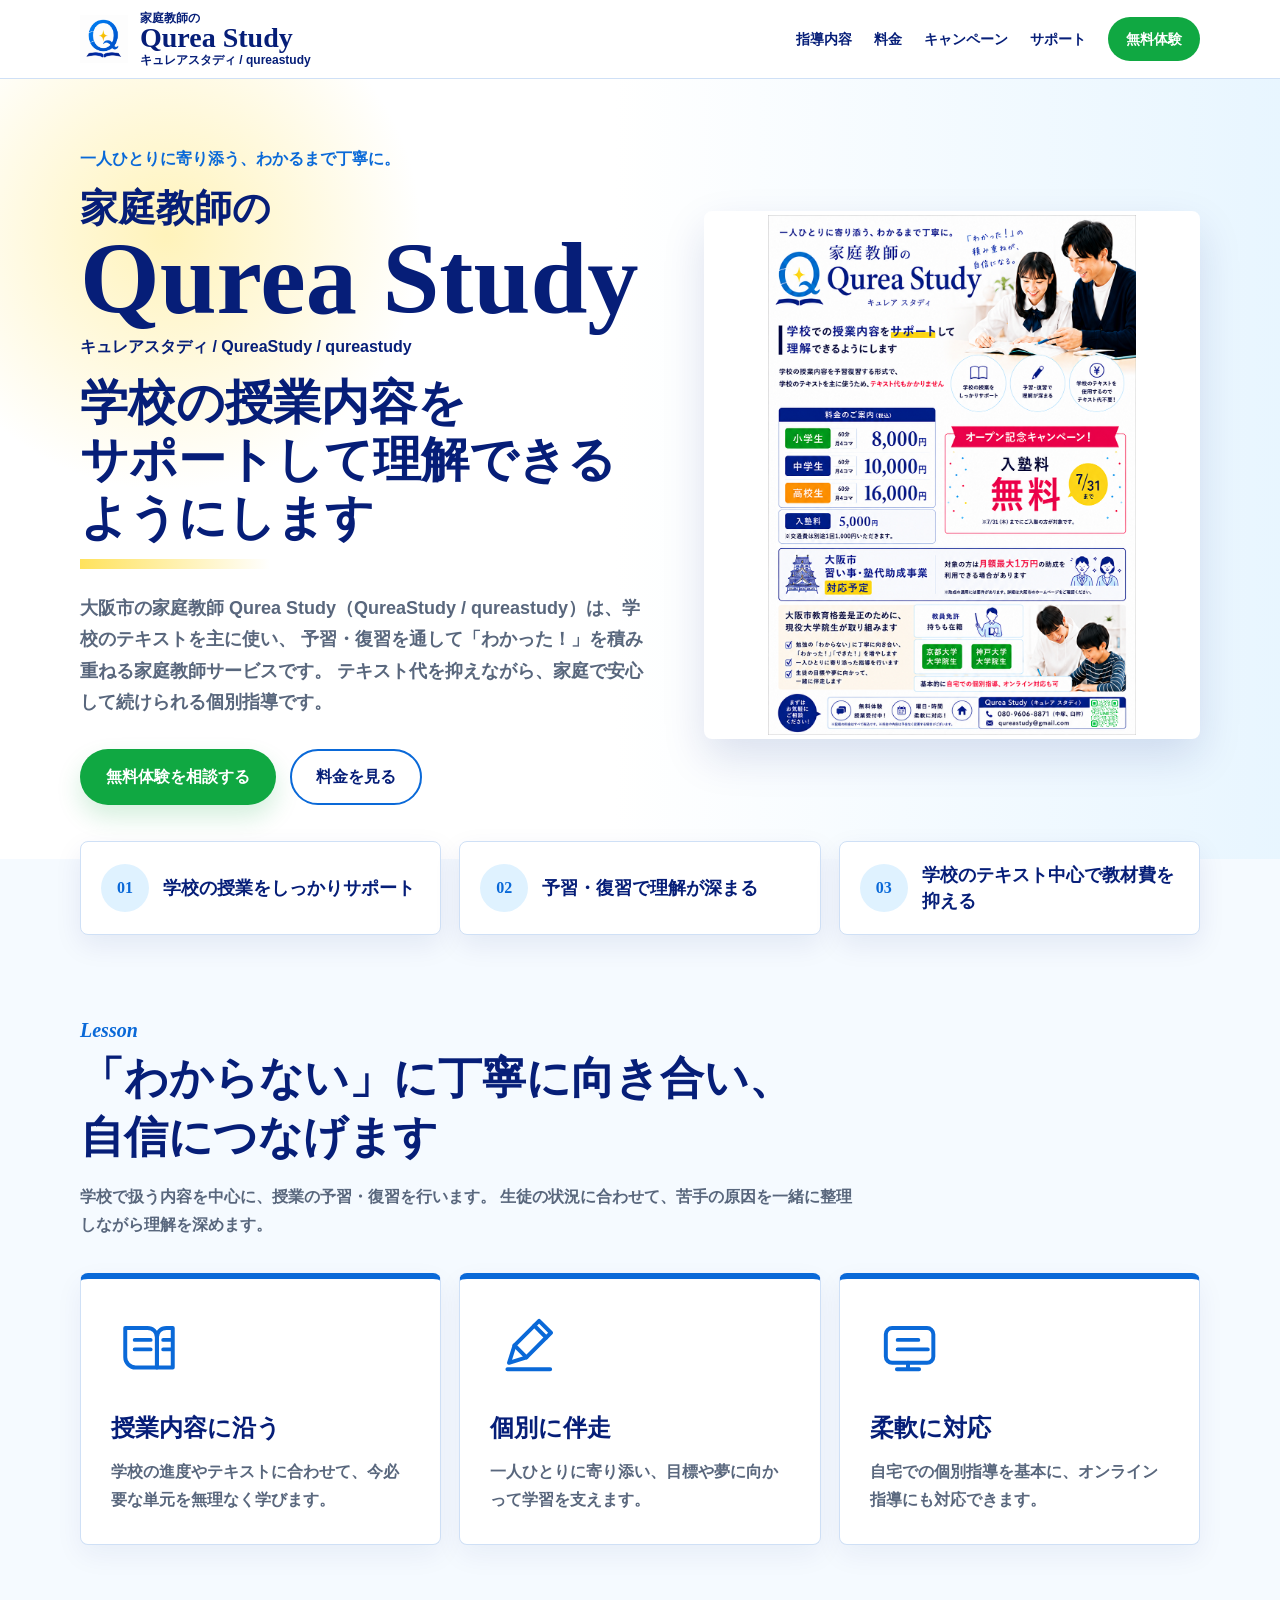
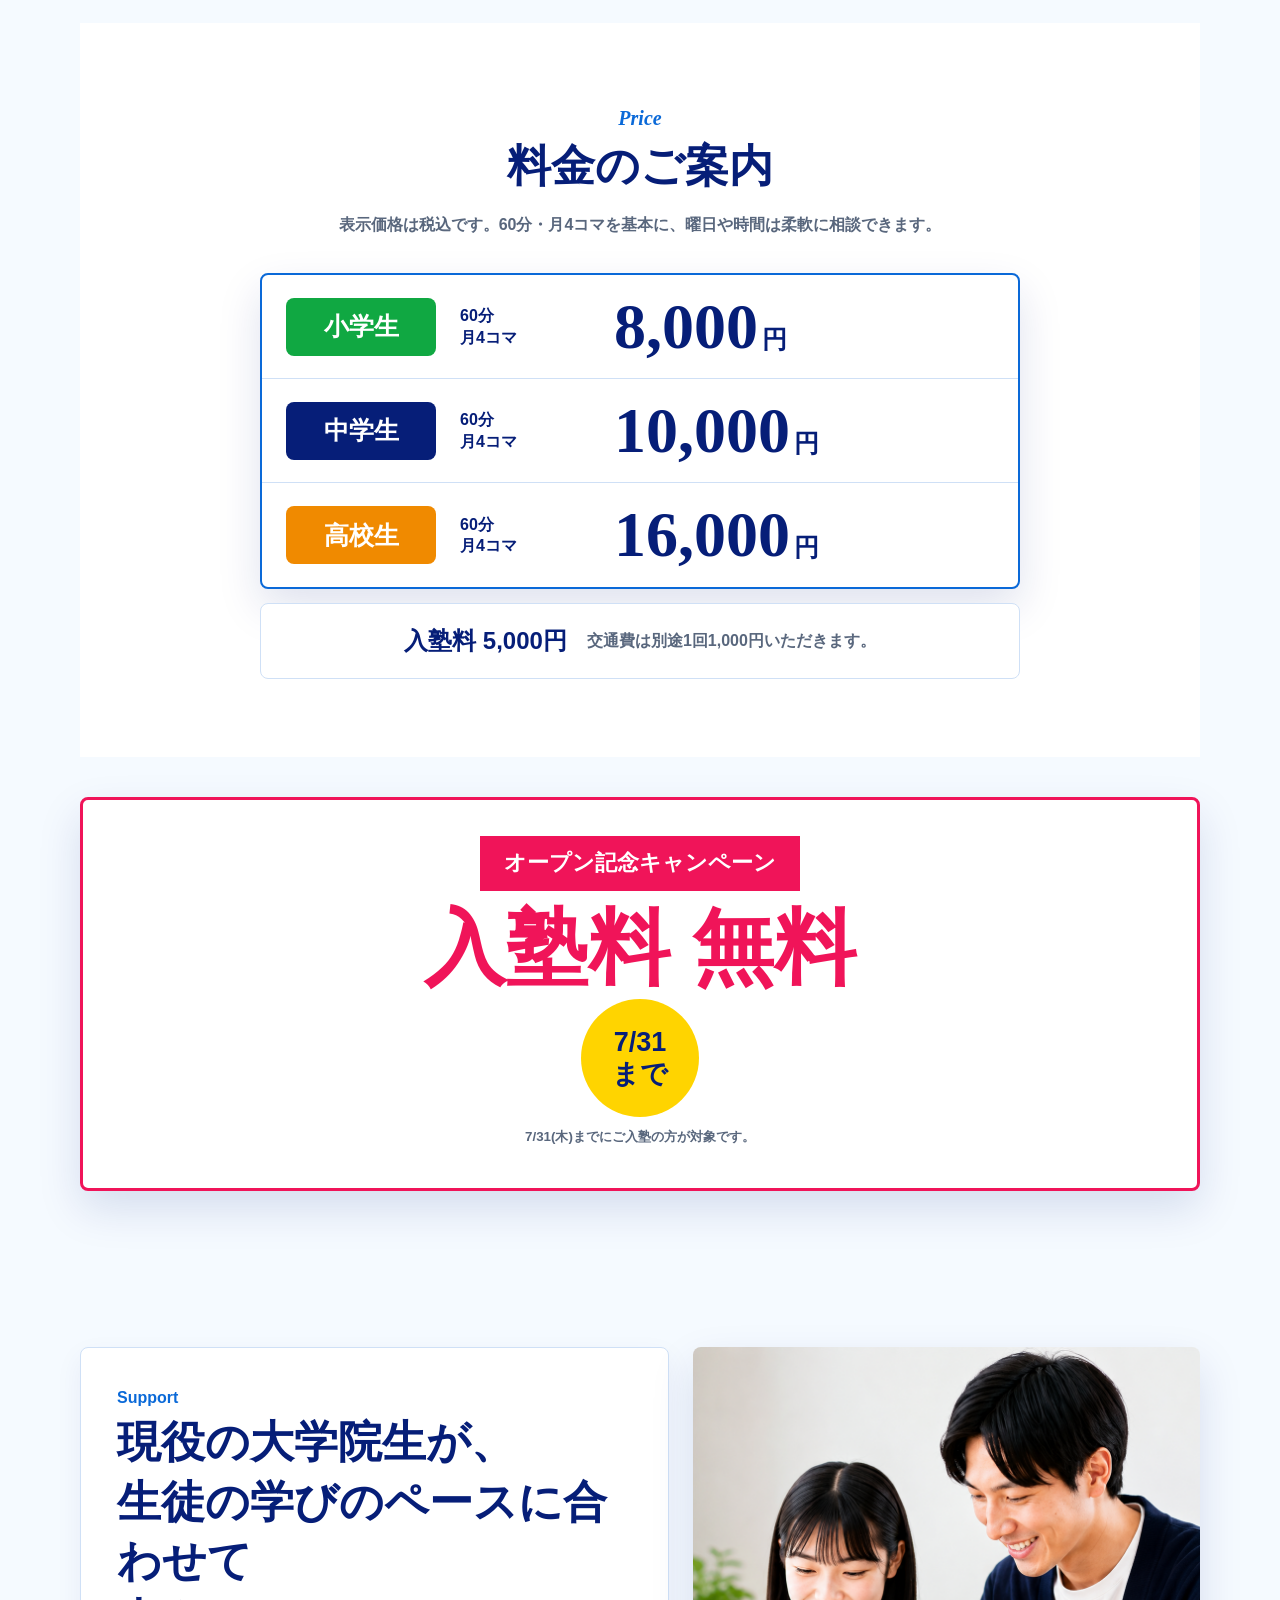
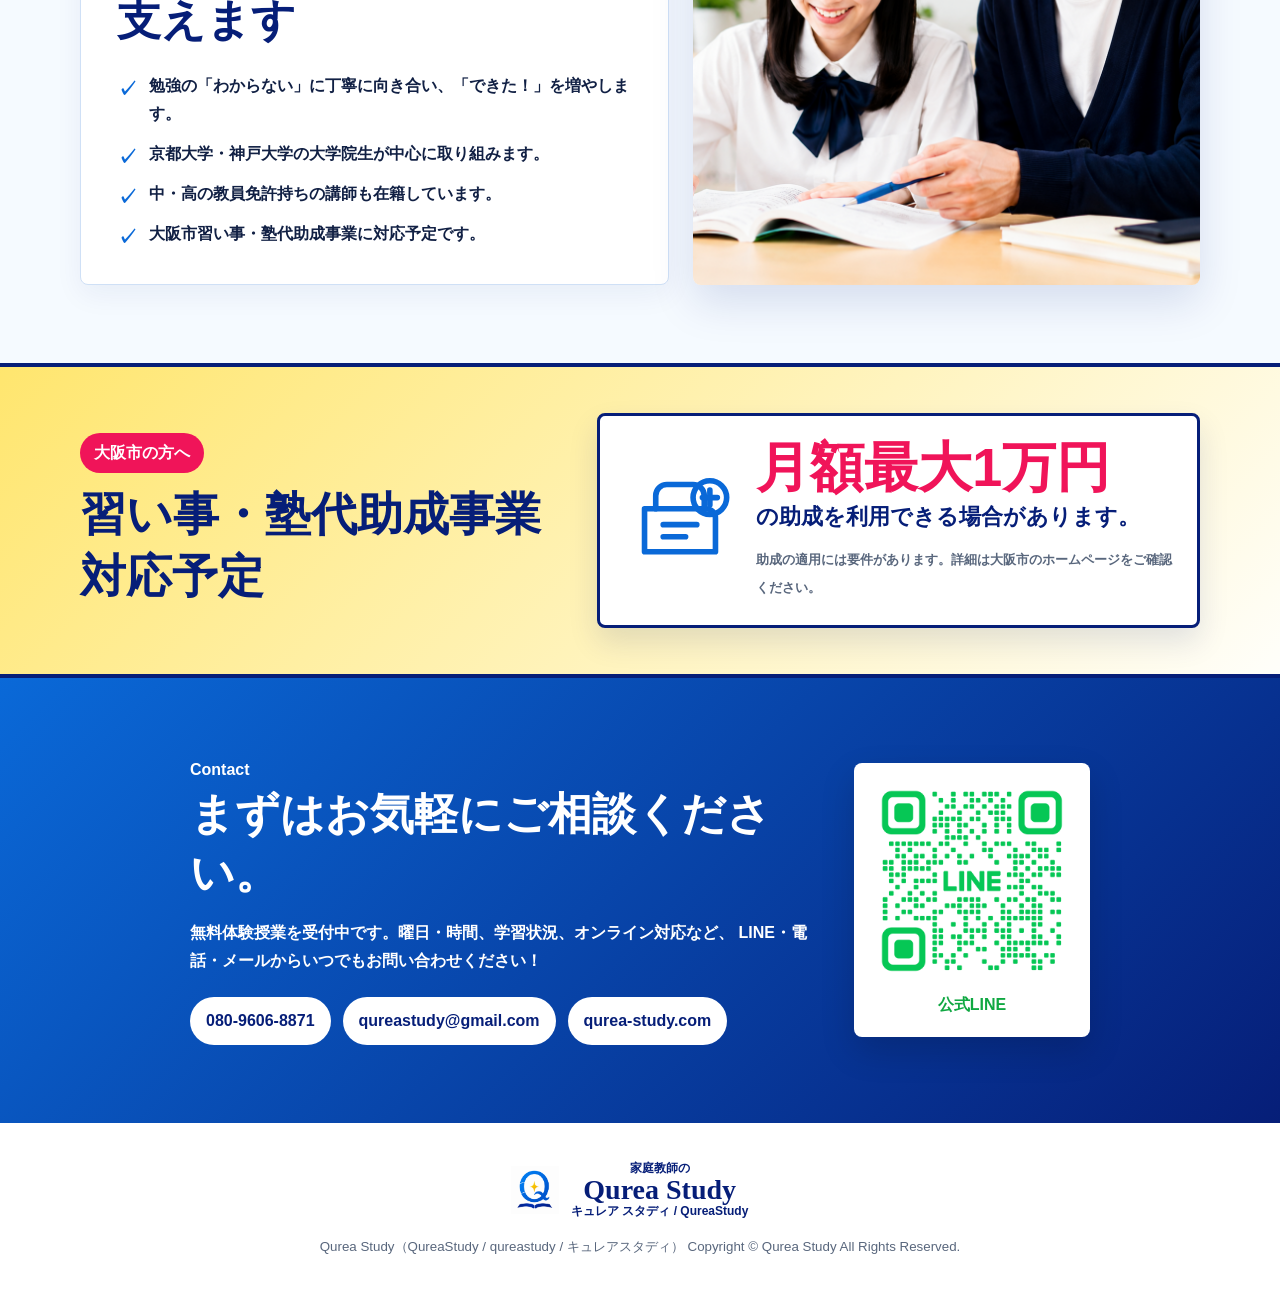
<file: index.html>
<!doctype html>
<html lang="ja">
  <head>
    <meta charset="utf-8" />
    <meta name="viewport" content="width=device-width, initial-scale=1" />
    <title>大阪市の家庭教師 Qurea Study ｜家庭教師キュレアスタディ（QureaStudy・qureastudy）</title>
    <meta
  name="description"
  content="大阪市の家庭教師 Qurea Study（QureaStudy / qureastudy / キュレアスタディ）は、学校の授業内容をサポートする家庭教師サービスです。現役大学院生が一人ひとりに寄り添い、わかるまで丁寧に個別指導します。"
/>
    <link rel="canonical" href="https://www.qurea-study.com/" />
    <link rel="icon" href="assets/favicon.png?v=20260608" type="image/svg+xml" />
    <link rel="stylesheet" href="styles.css" />
    <style>
      /* ===== ヘッダー上部：Qurea Study とサブ表記の空白を減らす ===== */
      .site-header .brand-text {
        gap: 0 !important;
        line-height: 1 !important;
      }

      .site-header .brand-name {
        display: block !important;
        margin: 0 !important;
        line-height: 0.95 !important;
      }

      .site-header .header-brand-sub {
        display: block !important;
        margin-top: 2px !important;
        line-height: 1.1 !important;
      }

      /* ===== 大見出し：Qurea Study とサブ表記が被らないように少し空ける ===== */
      .hero-brand-lockup strong {
        display: block !important;
        line-height: 0.9 !important;
        margin-bottom: 12px !important;
      }

      .hero-brand-lockup .hero-brand-sub {
        display: block !important;
        margin-top: 6px !important;
        line-height: 1.2 !important;
      }
    </style>
    <script type="application/ld+json">
      {
        "@context": "https://schema.org",
        "@type": "EducationalOrganization",
        "name": "Qurea Study",
        "alternateName": ["QureaStudy", "qureastudy", "キュレアスタディ", "キュレア スタディ", "キュリアスタディ", "キュリア スタディ", "キュリスタ", "キュレスタ"],
        "url": "https://www.qurea-study.com/",
        "email": "qureastudy@gmail.com",
        "telephone": "080-9606-8871",
        "description": "Qurea Studyは、学校の授業内容をサポートする家庭教師サービスです。"
      }
    </script>
  </head>
  <body>
    <header class="site-header" id="top">
      <div class="header-inner">
        <a class="brand" href="#top" aria-label="Qurea Study トップへ">
          <img class="brand-mark-img" src="assets/favicon.svg" alt="Qurea Study ロゴ">
          <span class="brand-text">
            <span class="brand-kicker">家庭教師の</span>
            <span class="brand-name">Qurea Study</span>
            <span class="brand-sub header-brand-sub">キュレアスタディ / qureastudy</span>
          </span>
        </a>

        <button class="menu-button" type="button" aria-label="メニューを開く" aria-expanded="false">
          <span></span>
          <span></span>
          <span></span>
        </button>

        <nav class="global-nav" aria-label="主要メニュー">
          <a href="#lesson">指導内容</a>
          <a href="#price">料金</a>
          <a href="#campaign">キャンペーン</a>
          <a href="#support">サポート</a>
          <a href="#contact" class="nav-cta">無料体験</a>
        </nav>
      </div>
    </header>

    <main>
      <section class="hero">
        <div class="hero-inner">
          <div class="hero-copy">
            <p class="eyebrow">一人ひとりに寄り添う、わかるまで丁寧に。</p>
            <div class="hero-brand-lockup">
              <span class="hero-brand-kicker">家庭教師の</span>
              <strong>Qurea Study</strong>
              <span class="hero-brand-sub">キュレアスタディ / QureaStudy / qureastudy</span>
            </div>
            <h1>学校の授業内容を<br />サポートして理解できる<br />ようにします</h1>
            <p class="hero-lead">
  大阪市の家庭教師 Qurea Study（QureaStudy / qureastudy）は、学校のテキストを主に使い、
  予習・復習を通して「わかった！」を積み重ねる家庭教師サービスです。
  テキスト代を抑えながら、家庭で安心して続けられる個別指導です。
</p>
            <div class="hero-actions">
              <a class="button primary" href="#contact">無料体験を相談する</a>
              <a class="button secondary" href="#price">料金を見る</a>
            </div>
          </div>

          <figure class="hero-photo">
            <img src="assets/qurea-study-flyer.png" alt="Qurea Studyの案内チラシ" />
          </figure>
        </div>
      </section>

      <section class="proof-strip" aria-label="Qurea Studyの特徴">
        <article>
          <span class="icon">01</span>
          <strong>学校の授業をしっかりサポート</strong>
        </article>
        <article>
          <span class="icon">02</span>
          <strong>予習・復習で理解が深まる</strong>
        </article>
        <article>
          <span class="icon">03</span>
          <strong>学校のテキスト中心で教材費を抑える</strong>
        </article>
      </section>

      <section class="lesson section-pad" id="lesson">
        <div class="section-heading">
          <span>Lesson</span>
          <h2>「わからない」に丁寧に向き合い、<br />自信につなげます</h2>
          <p>
            学校で扱う内容を中心に、授業の予習・復習を行います。
            生徒の状況に合わせて、苦手の原因を一緒に整理しながら理解を深めます。
          </p>
        </div>

        <div class="feature-grid">
          <article>
            <svg class="card-illustration" viewBox="0 0 96 96" aria-hidden="true">
              <path d="M18 24h28c7 0 12 5 12 12v38H31c-7 0-13-6-13-13V24Z" />
              <path d="M58 36c0-7 5-12 12-12h8v50H58V36Z" />
              <path d="M30 39h20M30 51h20M66 39h10M66 51h10" />
            </svg>
            <strong>授業内容に沿う</strong>
            <p>学校の進度やテキストに合わせて、今必要な単元を無理なく学びます。</p>
          </article>
          <article>
            <svg class="card-illustration" viewBox="0 0 96 96" aria-hidden="true">
              <path d="M24 68l7-22 31-31 15 15-31 31-22 7Z" />
              <path d="M56 21l15 15M31 46l15 15M22 76h54" />
            </svg>
            <strong>個別に伴走</strong>
            <p>一人ひとりに寄り添い、目標や夢に向かって学習を支えます。</p>
          </article>
          <article>
            <svg class="card-illustration" viewBox="0 0 96 96" aria-hidden="true">
              <path d="M28 24h44a8 8 0 0 1 8 8v28a8 8 0 0 1-8 8H28a8 8 0 0 1-8-8V32a8 8 0 0 1 8-8Z" />
              <path d="M34 76h28M48 68v8M35 39h26M35 51h38" />
            </svg>
            <strong>柔軟に対応</strong>
            <p>自宅での個別指導を基本に、オンライン指導にも対応できます。</p>
          </article>
        </div>
      </section>

      <section class="price section-pad" id="price">
        <div class="section-heading centered">
          <span>Price</span>
          <h2>料金のご案内</h2>
          <p>表示価格は税込です。60分・月4コマを基本に、曜日や時間は柔軟に相談できます。</p>
        </div>

        <div class="price-board">
          <article class="price-row elementary">
            <span>小学生</span>
            <p>60分<br />月4コマ</p>
            <strong>8,000<em>円</em></strong>
          </article>
          <article class="price-row junior">
            <span>中学生</span>
            <p>60分<br />月4コマ</p>
            <strong>10,000<em>円</em></strong>
          </article>
          <article class="price-row high">
            <span>高校生</span>
            <p>60分<br />月4コマ</p>
            <strong>16,000<em>円</em></strong>
          </article>
        </div>

        <div class="fee-note">
          <strong>入塾料 5,000円</strong>
          <span>交通費は別途1回1,000円いただきます。</span>
        </div>
      </section>

      <section class="campaign section-pad" id="campaign">
        <div class="campaign-box">
          <p>オープン記念キャンペーン</p>
          <h2>入塾料 無料</h2>
          <span class="deadline">
           <span class="deadline-date">7/31</span>
           <span class="deadline-until">まで</span>
          </span>
          <small>7/31(木)までにご入塾の方が対象です。</small>
        </div>
      </section>

      <section class="support section-pad" id="support">
        <div class="support-copy">
          <span class="eyebrow">Support</span>
          <h2>現役の大学院生が、<br />生徒の学びのペースに合わせて<br />支えます</h2>
          <ul>
            <li>勉強の「わからない」に丁寧に向き合い、「できた！」を増やします。</li>
            <li>京都大学・神戸大学の大学院生が中心に取り組みます。</li>
            <li>中・高の教員免許持ちの講師も在籍しています。</li>
            <li>大阪市習い事・塾代助成事業に対応予定です。</li>
          </ul>
        </div>
        <figure class="support-photo">
          <img src="assets/033effce-304c-444c-a0b6-1e1a003801d0.png" alt="先生と生徒が一緒にテキストを見ながら学ぶ様子" />
        </figure>
      </section>

      <section class="subsidy">
        <div class="subsidy-inner">
          <div class="subsidy-heading">
            <span>大阪市の方へ</span>
            <h2>習い事・塾代助成事業 対応予定</h2>
          </div>
          <div class="subsidy-card">
            <svg class="subsidy-illustration" viewBox="0 0 120 120" aria-hidden="true">
              <path d="M22 48h66a10 10 0 0 1 10 10v36H22V48Z" />
              <path d="M34 48V34a12 12 0 0 1 12-12h28a12 12 0 0 1 12 12v14" />
              <path d="M42 65h36M42 78h24" />
              <circle cx="92" cy="36" r="18" />
              <path d="M84 36h16M92 28v16" />
            </svg>
            <div>
              <p><strong>月額最大1万円</strong><br />の助成を利用できる場合があります。</p>
              <small>助成の適用には要件があります。詳細は大阪市のホームページをご確認ください。</small>
            </div>
          </div>
        </div>
      </section>

      <section class="contact" id="contact">
        <div class="contact-inner">
          <div class="contact-copy">
            <span class="eyebrow">Contact</span>
            <h2>まずはお気軽にご相談ください。</h2>
            <p>
              無料体験授業を受付中です。曜日・時間、学習状況、オンライン対応など、
              LINE・電話・メールからいつでもお問い合わせください！
            </p>
            <div class="contact-links">
              <a href="tel:08096068871">080-9606-8871</a>
              <a href="mailto:qureastudy@gmail.com">qureastudy@gmail.com</a>
              <a href="https://qurea-study.com">qurea-study.com</a>
            </div>
          </div>
          <div class="line-qr-card">
            <img src="assets/line-qr.png" alt="Qurea Study公式LINEのQRコード" />
            <p>公式LINE</p>
          </div>
        </div>
      </section>
    </main>

    <footer class="site-footer">
      <a class="brand" href="#top">
        <img class="brand-mark-img" src="assets/favicon.svg" alt="Qurea Study ロゴ">
        <span class="brand-text">
          <span class="brand-kicker">家庭教師の</span>
          <span class="brand-name">Qurea Study</span>
          <span class="brand-sub">キュレア スタディ / QureaStudy</span>
        </span>
      </a>
      <small>Qurea Study（QureaStudy / qureastudy / キュレアスタディ） Copyright &copy; Qurea Study All Rights Reserved.</small>
    </footer>

    <script src="script.js"></script>
  </body>
</html>
</file>
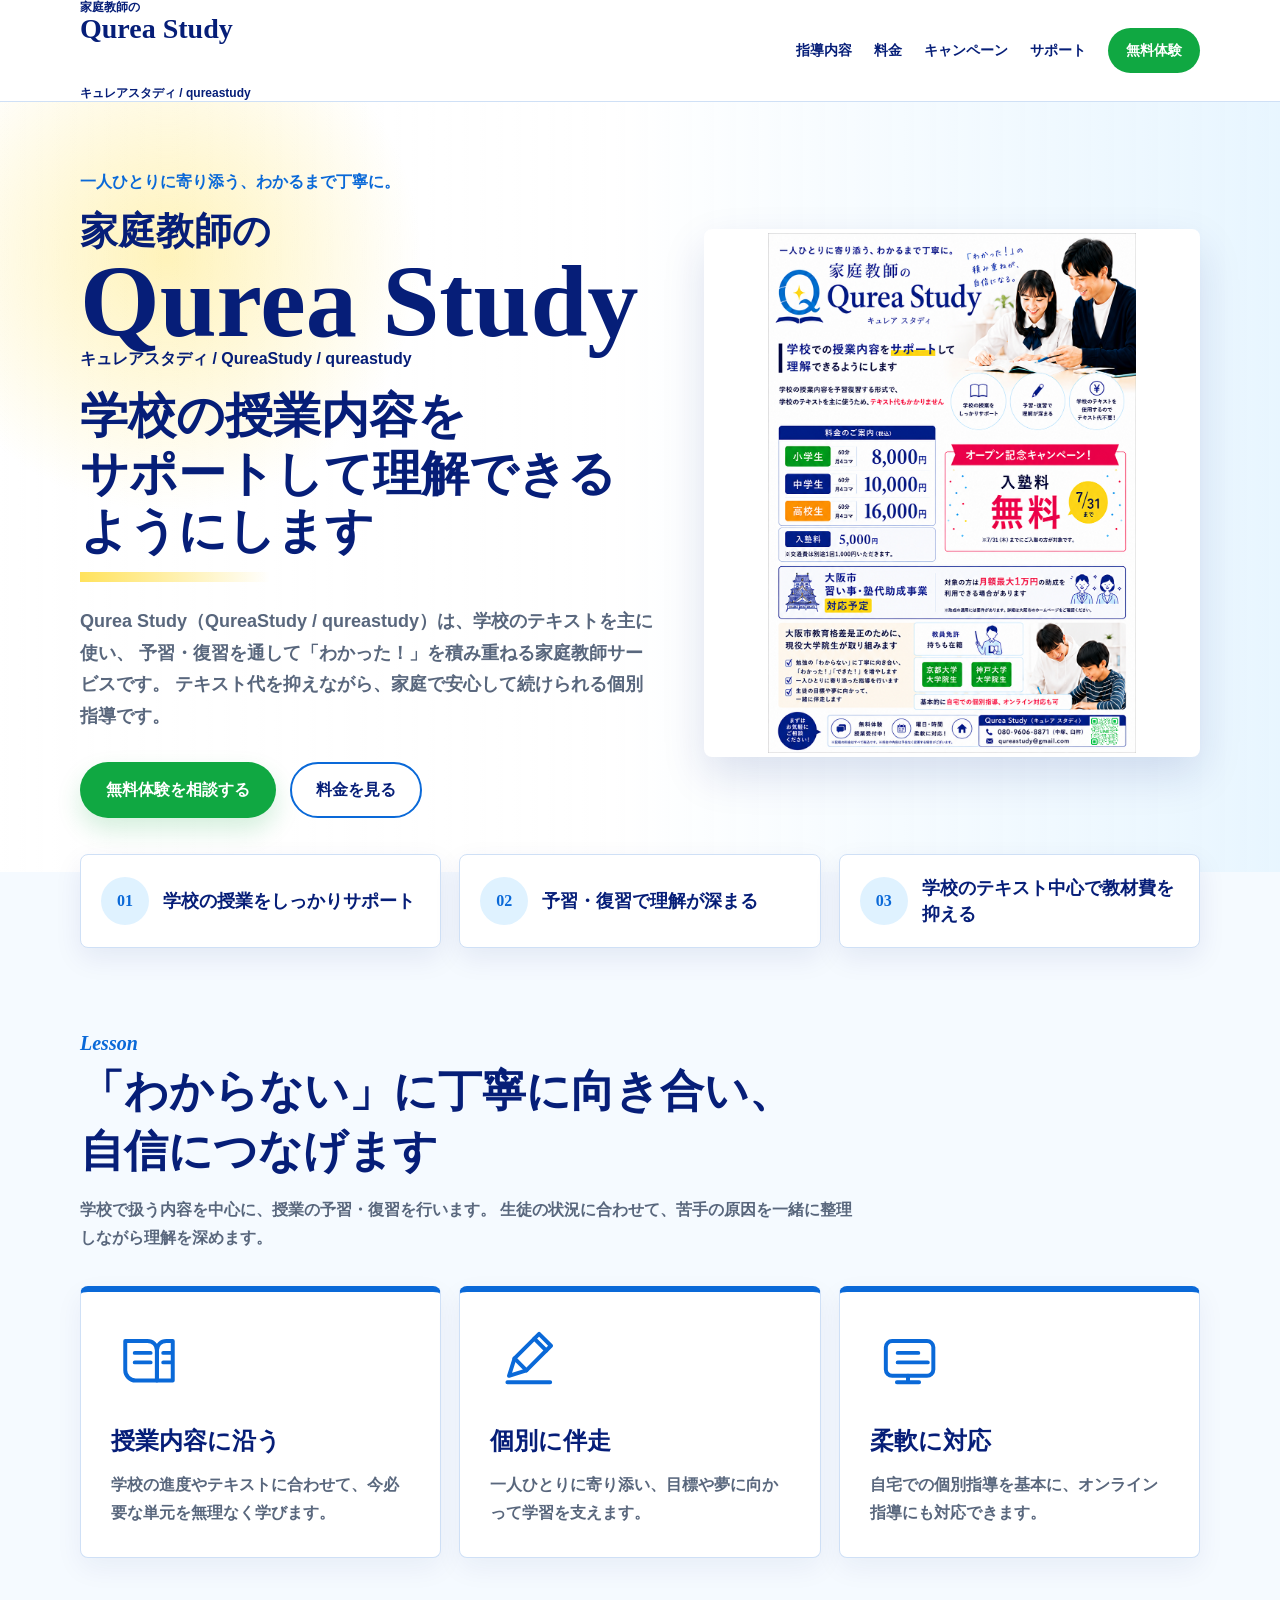
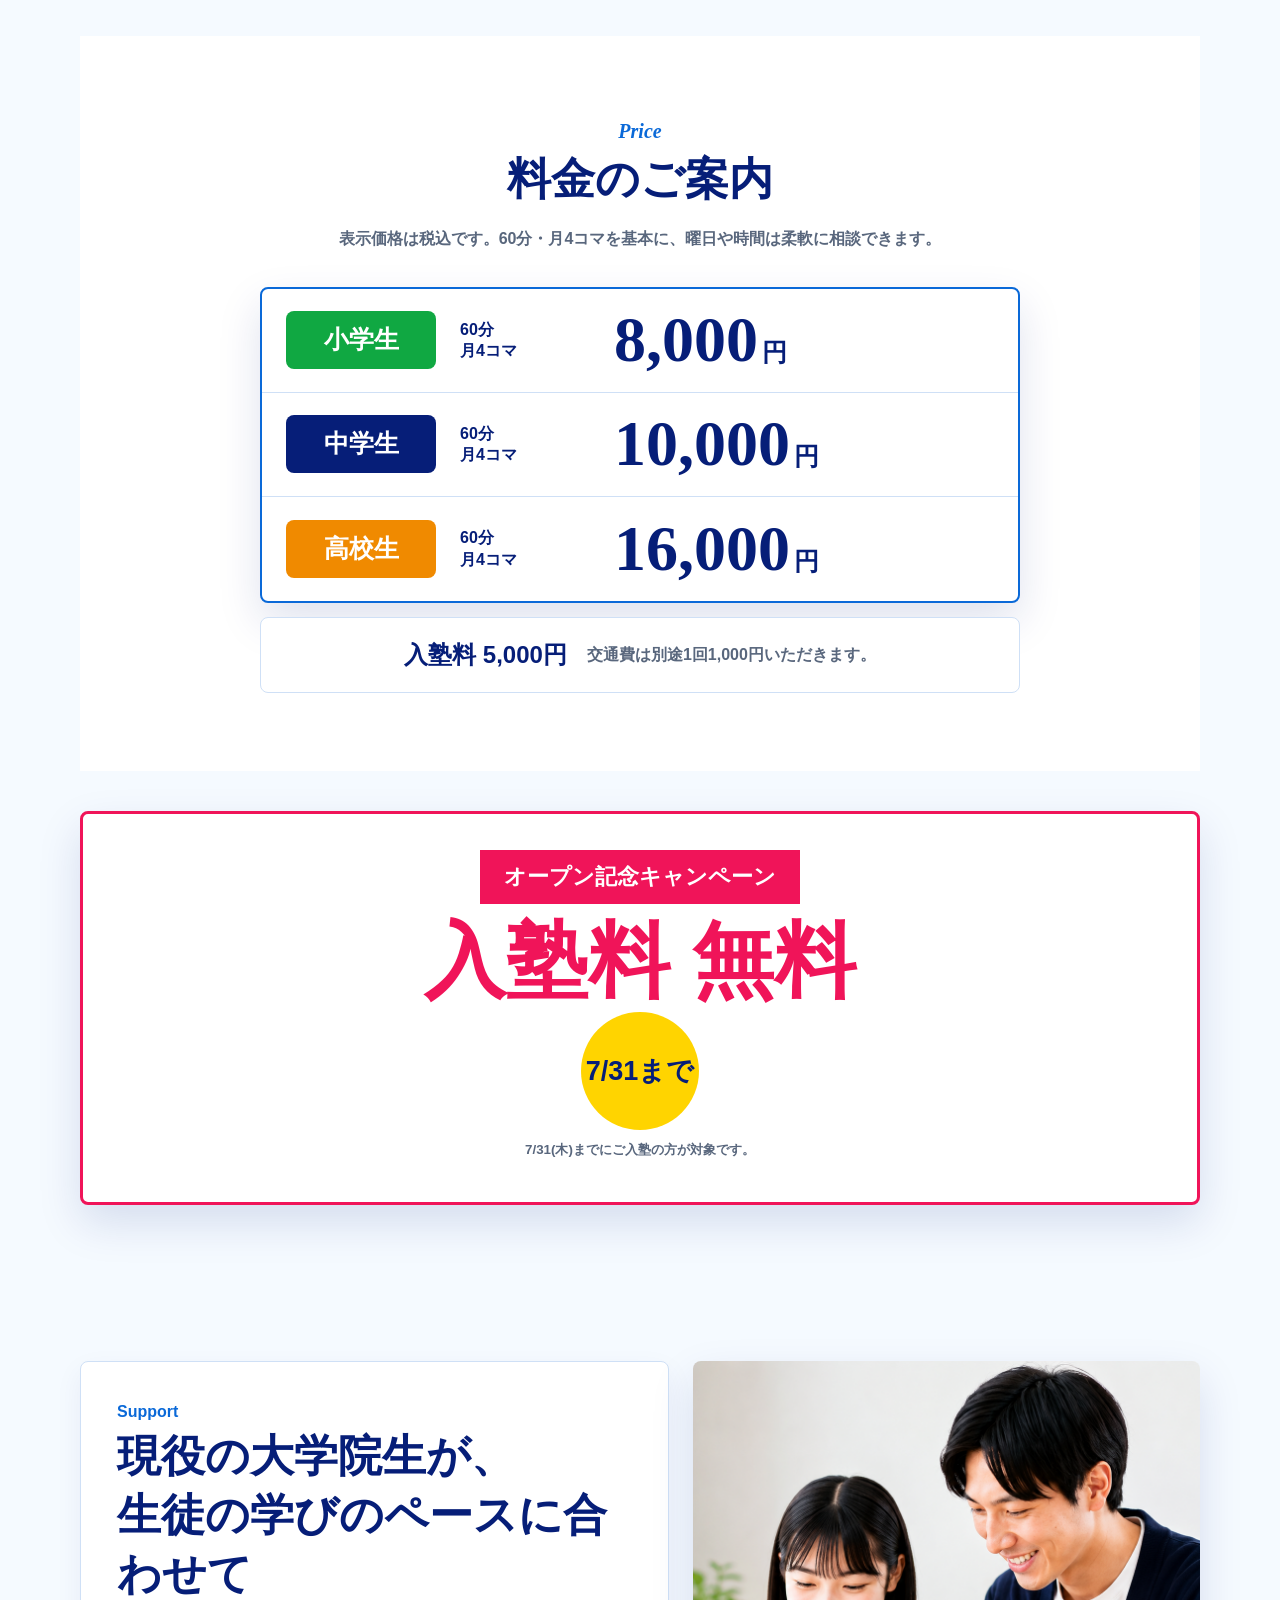
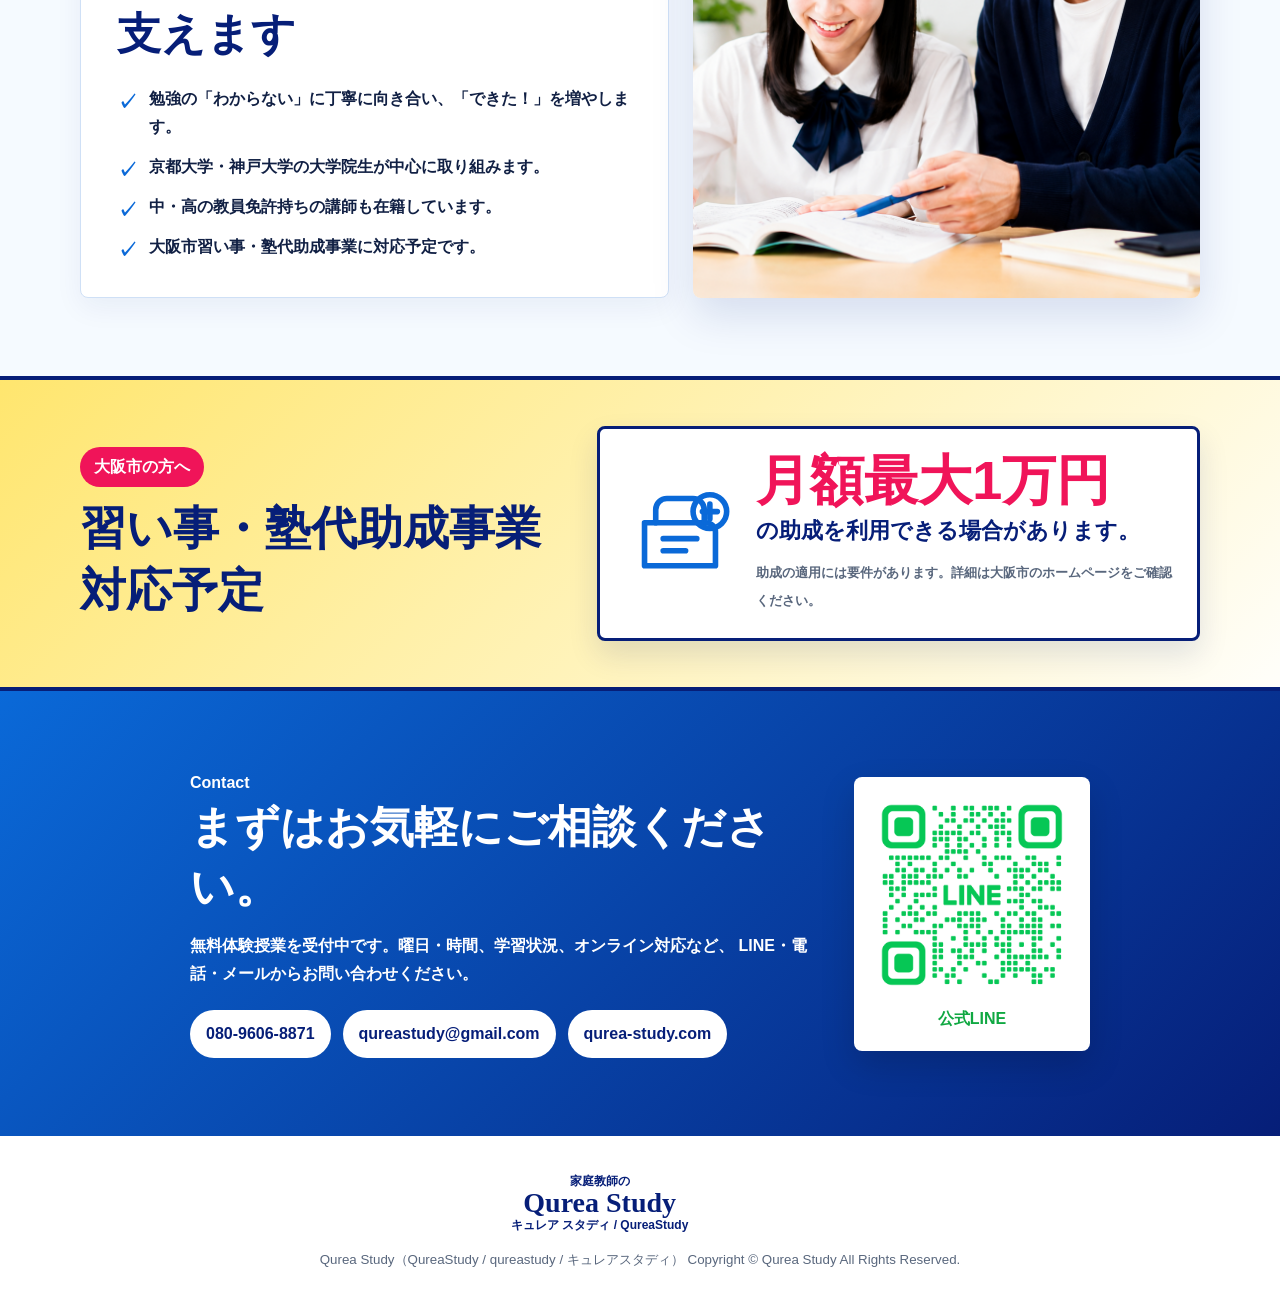
<file: index1.html>
<!doctype html>
<html lang="ja">
  <head>
    <meta charset="utf-8" />
    <meta name="viewport" content="width=device-width, initial-scale=1" />
    <title>Qurea Study（QureaStudy・qureastudy）｜家庭教師のキュレアスタディ</title>
    <meta
  name="description"
  content="Qurea Study（QureaStudy / qureastudy / キュレアスタディ）は、学校の授業内容をサポートする家庭教師サービスです。現役大学院生が一人ひとりに寄り添い、わかるまで丁寧に個別指導します。"
/>
    <link rel="canonical" href="https://www.qurea-study.com/" />
    <link rel="icon" href="assets/favicon.svg?v=20260605" type="image/svg+xml" />
    <link rel="stylesheet" href="styles.css" />
    <script type="application/ld+json">
      {
        "@context": "https://schema.org",
        "@type": "EducationalOrganization",
        "name": "Qurea Study",
        "alternateName": ["QureaStudy", "qureastudy", "キュレアスタディ", "キュレア スタディ", "キュリアスタディ", "キュリア スタディ", "キュリスタ", "キュレスタ"],
        "url": "https://www.qurea-study.com/",
        "email": "qureastudy@gmail.com",
        "telephone": "080-9606-8871",
        "description": "Qurea Studyは、学校の授業内容をサポートする家庭教師サービスです。"
      }
    </script>
  </head>
  <body>
    <header class="site-header" id="top">
      <div class="header-inner">
        <a class="brand" href="#top" aria-label="Qurea Study トップへ">
          <span class="brand-mark">Q</span>
          <span class="brand-text">
            <span class="brand-kicker">家庭教師の</span>
            <span class="brand-name">Qurea Study</span>
            <br>
            <span class="brand-sub"><br>キュレアスタディ / qureastudy</span>
          </span>
        </a>

        <button class="menu-button" type="button" aria-label="メニューを開く" aria-expanded="false">
          <span></span>
          <span></span>
          <span></span>
        </button>

        <nav class="global-nav" aria-label="主要メニュー">
          <a href="#lesson">指導内容</a>
          <a href="#price">料金</a>
          <a href="#campaign">キャンペーン</a>
          <a href="#support">サポート</a>
          <a href="#contact" class="nav-cta">無料体験</a>
        </nav>
      </div>
    </header>

    <main>
      <section class="hero">
        <div class="hero-inner">
          <div class="hero-copy">
            <p class="eyebrow">一人ひとりに寄り添う、わかるまで丁寧に。</p>
            <div class="hero-brand-lockup">
              <span class="hero-brand-kicker">家庭教師の</span>
              <strong>Qurea Study</strong>
              <span>キュレアスタディ / QureaStudy / qureastudy</span>
            </div>
            <h1>学校の授業内容を<br />サポートして理解できる<br />ようにします</h1>
            <p class="hero-lead">
  Qurea Study（QureaStudy / qureastudy）は、学校のテキストを主に使い、
  予習・復習を通して「わかった！」を積み重ねる家庭教師サービスです。
  テキスト代を抑えながら、家庭で安心して続けられる個別指導です。
</p>
            <div class="hero-actions">
              <a class="button primary" href="#contact">無料体験を相談する</a>
              <a class="button secondary" href="#price">料金を見る</a>
            </div>
          </div>

          <figure class="hero-photo">
            <img src="assets/qurea-study-flyer.png" alt="Qurea Studyの案内チラシ" />
          </figure>
        </div>
      </section>

      <section class="proof-strip" aria-label="Qurea Studyの特徴">
        <article>
          <span class="icon">01</span>
          <strong>学校の授業をしっかりサポート</strong>
        </article>
        <article>
          <span class="icon">02</span>
          <strong>予習・復習で理解が深まる</strong>
        </article>
        <article>
          <span class="icon">03</span>
          <strong>学校のテキスト中心で教材費を抑える</strong>
        </article>
      </section>

      <section class="lesson section-pad" id="lesson">
        <div class="section-heading">
          <span>Lesson</span>
          <h2>「わからない」に丁寧に向き合い、<br />自信につなげます</h2>
          <p>
            学校で扱う内容を中心に、授業の予習・復習を行います。
            生徒の状況に合わせて、苦手の原因を一緒に整理しながら理解を深めます。
          </p>
        </div>

        <div class="feature-grid">
          <article>
            <svg class="card-illustration" viewBox="0 0 96 96" aria-hidden="true">
              <path d="M18 24h28c7 0 12 5 12 12v38H31c-7 0-13-6-13-13V24Z" />
              <path d="M58 36c0-7 5-12 12-12h8v50H58V36Z" />
              <path d="M30 39h20M30 51h20M66 39h10M66 51h10" />
            </svg>
            <strong>授業内容に沿う</strong>
            <p>学校の進度やテキストに合わせて、今必要な単元を無理なく学びます。</p>
          </article>
          <article>
            <svg class="card-illustration" viewBox="0 0 96 96" aria-hidden="true">
              <path d="M24 68l7-22 31-31 15 15-31 31-22 7Z" />
              <path d="M56 21l15 15M31 46l15 15M22 76h54" />
            </svg>
            <strong>個別に伴走</strong>
            <p>一人ひとりに寄り添い、目標や夢に向かって学習を支えます。</p>
          </article>
          <article>
            <svg class="card-illustration" viewBox="0 0 96 96" aria-hidden="true">
              <path d="M28 24h44a8 8 0 0 1 8 8v28a8 8 0 0 1-8 8H28a8 8 0 0 1-8-8V32a8 8 0 0 1 8-8Z" />
              <path d="M34 76h28M48 68v8M35 39h26M35 51h38" />
            </svg>
            <strong>柔軟に対応</strong>
            <p>自宅での個別指導を基本に、オンライン指導にも対応できます。</p>
          </article>
        </div>
      </section>

      <section class="price section-pad" id="price">
        <div class="section-heading centered">
          <span>Price</span>
          <h2>料金のご案内</h2>
          <p>表示価格は税込です。60分・月4コマを基本に、曜日や時間は柔軟に相談できます。</p>
        </div>

        <div class="price-board">
          <article class="price-row elementary">
            <span>小学生</span>
            <p>60分<br />月4コマ</p>
            <strong>8,000<em>円</em></strong>
          </article>
          <article class="price-row junior">
            <span>中学生</span>
            <p>60分<br />月4コマ</p>
            <strong>10,000<em>円</em></strong>
          </article>
          <article class="price-row high">
            <span>高校生</span>
            <p>60分<br />月4コマ</p>
            <strong>16,000<em>円</em></strong>
          </article>
        </div>

        <div class="fee-note">
          <strong>入塾料 5,000円</strong>
          <span>交通費は別途1回1,000円いただきます。</span>
        </div>
      </section>

      <section class="campaign section-pad" id="campaign">
        <div class="campaign-box">
          <p>オープン記念キャンペーン</p>
          <h2>入塾料 無料</h2>
          <span class="deadline">7/31まで</span>
          <small>7/31(木)までにご入塾の方が対象です。</small>
        </div>
      </section>

      <section class="support section-pad" id="support">
        <div class="support-copy">
          <span class="eyebrow">Support</span>
          <h2>現役の大学院生が、<br />生徒の学びのペースに合わせて<br />支えます</h2>
          <ul>
            <li>勉強の「わからない」に丁寧に向き合い、「できた！」を増やします。</li>
            <li>京都大学・神戸大学の大学院生が中心に取り組みます。</li>
            <li>中・高の教員免許持ちの講師も在籍しています。</li>
            <li>大阪市習い事・塾代助成事業に対応予定です。</li>
          </ul>
        </div>
        <figure class="support-photo">
          <img src="assets/033effce-304c-444c-a0b6-1e1a003801d0.png" alt="先生と生徒が一緒にテキストを見ながら学ぶ様子" />
        </figure>
      </section>

      <section class="subsidy">
        <div class="subsidy-inner">
          <div class="subsidy-heading">
            <span>大阪市の方へ</span>
            <h2>習い事・塾代助成事業 対応予定</h2>
          </div>
          <div class="subsidy-card">
            <svg class="subsidy-illustration" viewBox="0 0 120 120" aria-hidden="true">
              <path d="M22 48h66a10 10 0 0 1 10 10v36H22V48Z" />
              <path d="M34 48V34a12 12 0 0 1 12-12h28a12 12 0 0 1 12 12v14" />
              <path d="M42 65h36M42 78h24" />
              <circle cx="92" cy="36" r="18" />
              <path d="M84 36h16M92 28v16" />
            </svg>
            <div>
              <p><strong>月額最大1万円</strong><br />の助成を利用できる場合があります。</p>
              <small>助成の適用には要件があります。詳細は大阪市のホームページをご確認ください。</small>
            </div>
          </div>
        </div>
      </section>

      <section class="contact" id="contact">
        <div class="contact-inner">
          <div class="contact-copy">
            <span class="eyebrow">Contact</span>
            <h2>まずはお気軽にご相談ください。</h2>
            <p>
              無料体験授業を受付中です。曜日・時間、学習状況、オンライン対応など、
              LINE・電話・メールからお問い合わせください。
            </p>
            <div class="contact-links">
              <a href="tel:08096068871">080-9606-8871</a>
              <a href="mailto:qureastudy@gmail.com">qureastudy@gmail.com</a>
              <a href="https://qurea-study.com">qurea-study.com</a>
            </div>
          </div>
          <div class="line-qr-card">
            <img src="assets/line-qr.png" alt="Qurea Study公式LINEのQRコード" />
            <p>公式LINE</p>
          </div>
        </div>
      </section>
    </main>

    <footer class="site-footer">
      <a class="brand" href="#top">
        <span class="brand-mark">Q</span>
        <span class="brand-text">
          <span class="brand-kicker">家庭教師の</span>
          <span class="brand-name">Qurea Study</span>
          <span class="brand-sub">キュレア スタディ / QureaStudy</span>
        </span>
      </a>
      <small>Qurea Study（QureaStudy / qureastudy / キュレアスタディ） Copyright &copy; Qurea Study All Rights Reserved.</small>
    </footer>

    <script src="script.js"></script>
  </body>
</html>
</file>
<file: styles.css>
:root {
  --navy: #061e78;
  --blue: #0a69d8;
  --sky: #dff2ff;
  --green: #10a842;
  --orange: #f08a00;
  --pink: #f01459;
  --yellow: #ffe25c;
  --ink: #112044;
  --muted: #59677d;
  --line: #cfe0f6;
  --paper: #f5faff;
  --surface: #ffffff;
  --shadow: 0 18px 44px rgba(6, 30, 120, 0.13);
}

* {
  box-sizing: border-box;
}

html {
  scroll-behavior: smooth;
}

body {
  margin: 0;
  color: var(--ink);
  background: var(--paper);
  font-family: "Yu Gothic", "Hiragino Kaku Gothic ProN", Meiryo, sans-serif;
  line-height: 1.75;
}

a {
  color: inherit;
  text-decoration: none;
}

img {
  display: block;
  max-width: 100%;
}

.site-header {
  position: sticky;
  top: 0;
  z-index: 20;
  background: rgba(255, 255, 255, 0.96);
  border-bottom: 1px solid var(--line);
  backdrop-filter: blur(10px);
}

.header-inner,
.hero-inner,
.section-pad,
.subsidy-inner {
  width: min(1120px, calc(100% - 40px));
  margin: 0 auto;
}

.header-inner {
  display: flex;
  align-items: center;
  justify-content: space-between;
  min-height: 78px;
  gap: 24px;
}

.brand {
  display: inline-flex;
  align-items: center;
  gap: 12px;
  min-width: 258px;
}

.brand-mark {
  position: relative;
  display: grid;
  place-items: center;
  width: 52px;
  height: 52px;
  color: #fff;
  background: linear-gradient(135deg, var(--blue), var(--navy));
  border-radius: 50%;
  font-family: Georgia, "Times New Roman", serif;
  font-size: 33px;
  font-weight: 900;
}

.brand-mark::after {
  content: "";
  position: absolute;
  right: 7px;
  bottom: 8px;
  width: 10px;
  height: 10px;
  background: var(--yellow);
  border-radius: 50%;
}

.brand-text span {
  display: block;
}

.brand-kicker,
.brand-sub {
  color: var(--navy);
  font-size: 12px;
  font-weight: 900;
  line-height: 1.2;
}

.brand-name {
  color: var(--navy);
  font-family: Georgia, "Times New Roman", serif;
  font-size: 28px;
  font-weight: 900;
  line-height: 1.05;
}

.global-nav {
  display: flex;
  align-items: center;
  gap: 22px;
  color: var(--navy);
  font-size: 14px;
  font-weight: 900;
}

.global-nav a {
  padding: 8px 0;
}

.nav-cta {
  padding: 10px 18px !important;
  color: #fff;
  background: var(--green);
  border-radius: 999px;
}

.menu-button {
  display: none;
  width: 42px;
  height: 42px;
  border: 1px solid var(--line);
  border-radius: 50%;
  background: #fff;
}

.menu-button span {
  display: block;
  width: 18px;
  height: 2px;
  margin: 4px auto;
  background: var(--navy);
}

.hero {
  background:
    radial-gradient(circle at 13% 20%, rgba(255, 226, 92, 0.42), transparent 20%),
    linear-gradient(90deg, rgba(255, 255, 255, 0.98) 0%, rgba(255, 255, 255, 0.84) 48%, rgba(223, 242, 255, 0.72) 100%),
    var(--surface);
}

.hero-inner {
  display: grid;
  grid-template-columns: minmax(0, 1fr) minmax(340px, 0.86fr);
  gap: 48px;
  align-items: center;
  padding: 66px 0 54px;
}

.eyebrow {
  margin: 0 0 12px;
  color: var(--blue);
  font-weight: 900;
}

.hero-brand-lockup {
  margin: 0 0 18px;
  color: var(--navy);
}

.hero-brand-lockup span {
  display: block;
  font-weight: 900;
  line-height: 1.25;
}

.hero-brand-lockup strong {
  display: block;
  font-family: Georgia, "Times New Roman", serif;
  font-size: clamp(56px, 8vw, 104px);
  font-weight: 900;
  line-height: 0.92;
  letter-spacing: 0;
}

.hero-brand-kicker {
  font-size: clamp(24px, 3vw, 38px);
}

.hero h1 {
  margin: 0;
  color: var(--navy);
  font-size: clamp(28px, 3.8vw, 48px);
  line-height: 1.2;
  letter-spacing: 0;
}

.hero h1::after {
  content: "";
  display: block;
  width: 190px;
  height: 10px;
  margin-top: 12px;
  background: linear-gradient(90deg, var(--yellow), rgba(255, 226, 92, 0));
}

.hero-lead {
  margin: 24px 0 0;
  max-width: 680px;
  color: var(--muted);
  font-size: 18px;
  font-weight: 800;
}

.hero-actions {
  display: flex;
  flex-wrap: wrap;
  gap: 14px;
  margin-top: 30px;
}

.button {
  display: inline-flex;
  align-items: center;
  justify-content: center;
  min-height: 50px;
  padding: 12px 24px;
  border: 2px solid transparent;
  border-radius: 999px;
  font-weight: 900;
  cursor: pointer;
}

.button.primary {
  color: #fff;
  background: var(--green);
  box-shadow: 0 12px 24px rgba(16, 168, 66, 0.18);
}

.button.secondary {
  color: var(--navy);
  background: #fff;
  border-color: var(--blue);
}

.hero-photo {
  position: relative;
  margin: 0;
  overflow: hidden;
  background: #fff;
  border: 4px solid #fff;
  border-radius: 8px;
  box-shadow: var(--shadow);
}

.hero-photo img {
  width: 100%;
  height: 520px;
  object-fit: contain;
  object-position: center;
}

.proof-strip {
  display: grid;
  grid-template-columns: repeat(3, 1fr);
  gap: 18px;
  width: min(1120px, calc(100% - 40px));
  margin: -18px auto 0;
  position: relative;
  z-index: 3;
}

.proof-strip article {
  display: flex;
  align-items: center;
  gap: 14px;
  min-height: 92px;
  padding: 20px;
  background: #fff;
  border: 1px solid var(--line);
  border-radius: 8px;
  box-shadow: 0 10px 28px rgba(6, 30, 120, 0.08);
}

.proof-strip .icon {
  display: grid;
  flex: 0 0 48px;
  place-items: center;
  width: 48px;
  height: 48px;
  color: var(--blue);
  background: var(--sky);
  border-radius: 50%;
  font-family: Georgia, "Times New Roman", serif;
  font-weight: 900;
}

.proof-strip strong {
  color: var(--navy);
  font-size: 18px;
  line-height: 1.45;
}

.section-pad {
  padding: 78px 0;
}

.section-heading {
  max-width: 780px;
  margin-bottom: 34px;
}

.section-heading.centered {
  max-width: 760px;
  margin-left: auto;
  margin-right: auto;
  text-align: center;
}

.section-heading span {
  color: var(--blue);
  font-family: Georgia, "Times New Roman", serif;
  font-size: 20px;
  font-style: italic;
  font-weight: 900;
}

.section-heading h2,
.support h2,
.contact h2,
.subsidy h2 {
  margin: 0;
  color: var(--navy);
  font-size: clamp(28px, 4vw, 44px);
  line-height: 1.35;
  letter-spacing: 0;
}

.section-heading p,
.support p,
.contact p,
.subsidy p {
  color: var(--muted);
  font-weight: 800;
}

.feature-grid {
  display: grid;
  grid-template-columns: repeat(3, 1fr);
  gap: 18px;
}

.feature-grid article {
  min-height: 218px;
  padding: 30px;
  background: #fff;
  border-top: 6px solid var(--blue);
  border-right: 1px solid var(--line);
  border-bottom: 1px solid var(--line);
  border-left: 1px solid var(--line);
  border-radius: 8px;
  box-shadow: 0 10px 28px rgba(6, 30, 120, 0.06);
}

.card-illustration {
  width: 76px;
  height: 76px;
  margin-bottom: 18px;
  color: var(--blue);
}

.card-illustration path,
.card-illustration circle {
  fill: none;
  stroke: currentColor;
  stroke-width: 5;
  stroke-linecap: round;
  stroke-linejoin: round;
}

.feature-grid strong {
  display: block;
  color: var(--navy);
  font-size: 24px;
  line-height: 1.35;
}

.feature-grid p {
  margin: 14px 0 0;
  color: var(--muted);
  font-weight: 700;
}

.price {
  background: #fff;
}

.price-board {
  width: min(760px, 100%);
  margin: 0 auto;
  overflow: hidden;
  background: #fff;
  border: 2px solid var(--blue);
  border-radius: 8px;
  box-shadow: var(--shadow);
}

.price-row {
  display: grid;
  grid-template-columns: 150px 130px 1fr;
  align-items: center;
  gap: 24px;
  min-height: 104px;
  padding: 16px 24px;
  border-bottom: 1px solid var(--line);
}

.price-row:last-child {
  border-bottom: 0;
}

.price-row span {
  display: grid;
  place-items: center;
  min-height: 58px;
  color: #fff;
  border-radius: 8px;
  font-size: 25px;
  font-weight: 900;
}

.price-row p {
  margin: 0;
  color: var(--navy);
  font-weight: 900;
  line-height: 1.35;
}

.price-row strong {
  color: var(--navy);
  font-family: Georgia, "Times New Roman", serif;
  font-size: clamp(42px, 6vw, 64px);
  line-height: 1;
}

.price-row em {
  margin-left: 4px;
  font-family: "Yu Gothic", "Hiragino Kaku Gothic ProN", Meiryo, sans-serif;
  font-size: 25px;
  font-style: normal;
}

.elementary span {
  background: var(--green);
}

.junior span {
  background: var(--navy);
}

.high span {
  background: var(--orange);
}

.fee-note {
  display: flex;
  flex-wrap: wrap;
  align-items: center;
  justify-content: center;
  gap: 10px 20px;
  width: min(760px, 100%);
  margin: 14px auto 0;
  padding: 16px 20px;
  color: var(--navy);
  background: #fff;
  border: 1px solid var(--line);
  border-radius: 8px;
  font-weight: 900;
}

.fee-note strong {
  font-size: 24px;
}

.fee-note span {
  color: var(--muted);
}

.campaign {
  padding-top: 40px;
}

.campaign-box {
  position: relative;
  display: grid;
  justify-items: center;
  gap: 8px;
  padding: 36px 24px 40px;
  text-align: center;
  background: #fff;
  border: 3px solid var(--pink);
  border-radius: 8px;
  box-shadow: var(--shadow);
}

.campaign-box p {
  margin: 0 0 6px;
  padding: 8px 24px;
  color: #fff;
  background: var(--pink);
  font-size: 22px;
  font-weight: 900;
}

.campaign-box h2 {
  margin: 0;
  color: var(--pink);
  font-size: clamp(44px, 8vw, 82px);
  line-height: 1.05;
  letter-spacing: 0;
}

.deadline {
  display: flex;
  align-items: center;
  justify-content: center;
  flex-direction: column;

  width: 118px;
  height: 118px;
  color: var(--navy);
  background: #ffd400;
  border-radius: 50%;
  font-size: 27px;
  font-weight: 900;

  gap: 0;
  line-height: 0.9;
}

.deadline-date {
  display: block;
  line-height: 0.9;
  margin-bottom: 4px;
}

.deadline-until {
  display: block;
  margin-top: 4px;
  line-height: 0.9;
}

.campaign-box small {
  color: var(--muted);
  font-weight: 800;
}

.support {
  display: grid;
  grid-template-columns: 1fr 0.86fr;
  gap: 24px;
  align-items: stretch;
}

.support-copy {
  padding: 36px;
  background: #fff;
  border: 1px solid var(--line);
  border-radius: 8px;
  box-shadow: 0 10px 28px rgba(6, 30, 120, 0.06);
}

.support ul {
  padding: 0;
  margin: 22px 0 0;
  list-style: none;
}

.support li {
  position: relative;
  margin-top: 12px;
  padding-left: 32px;
  font-weight: 800;
}

.support li::before {
  content: "✓";
  position: absolute;
  left: 0;
  top: 0;
  color: var(--blue);
  font-size: 20px;
  font-weight: 900;
}

.support-photo {
  margin: 0;
  overflow: hidden;
  border-radius: 8px;
  box-shadow: var(--shadow);
}

.support-photo img {
  width: 100%;
  height: 100%;
  min-height: 420px;
  object-fit: cover;
  object-position: center;
}

.subsidy {
  padding: 46px 0;
  color: var(--navy);
  background:
    linear-gradient(135deg, rgba(255, 226, 92, 0.82), rgba(255, 255, 255, 0.92)),
    #fff7c2;
  border-top: 4px solid var(--navy);
  border-bottom: 4px solid var(--navy);
}

.subsidy-inner {
  display: grid;
  grid-template-columns: 0.9fr 1.1fr;
  gap: 24px;
  align-items: center;
}

.subsidy-heading span {
  display: inline-block;
  margin-bottom: 10px;
  padding: 6px 14px;
  color: #fff;
  background: var(--pink);
  border-radius: 999px;
  font-weight: 900;
}

.subsidy h2 {
  color: var(--navy);
  font-size: clamp(28px, 4vw, 46px);
}

.subsidy-card {
  display: grid;
  grid-template-columns: 112px 1fr;
  gap: 20px;
  align-items: center;
  padding: 24px;
  background: #fff;
  border: 3px solid var(--navy);
  border-radius: 8px;
  box-shadow: 0 14px 30px rgba(6, 30, 120, 0.12);
}

.subsidy-card p {
  margin: 0 0 8px;
  color: var(--navy);
  font-size: 22px;
  font-weight: 900;
}

.subsidy-card strong {
  color: var(--pink);
  font-size: clamp(34px, 5vw, 54px);
  line-height: 1;
}

.subsidy-card small {
  color: var(--muted);
  font-weight: 800;
}

.subsidy-illustration {
  width: 112px;
  height: 112px;
  color: var(--blue);
}

.subsidy-illustration path,
.subsidy-illustration circle {
  fill: none;
  stroke: currentColor;
  stroke-width: 6;
  stroke-linecap: round;
  stroke-linejoin: round;
}

.contact {
  padding: 78px 20px;
  color: #fff;
  background: linear-gradient(135deg, var(--blue), var(--navy));
}

.contact-inner {
  display: grid;
  grid-template-columns: 1fr 236px;
  gap: 34px;
  align-items: center;
  width: min(900px, 100%);
  margin: 0 auto;
}

.contact .eyebrow,
.contact h2,
.contact p {
  color: #fff;
}

.contact-links {
  display: flex;
  flex-wrap: wrap;
  gap: 12px;
  margin-top: 22px;
}

.contact-links a {
  padding: 10px 16px;
  color: var(--navy);
  background: #fff;
  border-radius: 999px;
  font-weight: 900;
}

.line-qr-card {
  padding: 18px;
  background: #fff;
  border-radius: 8px;
  text-align: center;
  box-shadow: 0 14px 34px rgba(0, 0, 0, 0.16);
}

.line-qr-card img {
  width: 100%;
  aspect-ratio: 1;
  object-fit: contain;
}

.line-qr-card p {
  margin: 10px 0 0;
  color: var(--green);
  font-weight: 900;
}

.site-footer {
  display: grid;
  justify-items: center;
  gap: 16px;
  padding: 38px 20px;
  text-align: center;
  background: #fff;
}

.site-footer small {
  color: var(--muted);
}

@media (max-width: 920px) {
  .menu-button {
    display: block;
  }

  .global-nav {
    position: absolute;
    top: 78px;
    left: 0;
    right: 0;
    display: none;
    flex-direction: column;
    align-items: stretch;
    gap: 0;
    padding: 12px 20px 24px;
    background: #fff;
    border-bottom: 1px solid var(--line);
  }

  .global-nav.is-open {
    display: flex;
  }

  .global-nav a {
    padding: 13px 0;
  }

  .nav-cta {
    width: fit-content;
    margin-top: 10px;
  }

  .hero-inner,
  .proof-strip,
  .feature-grid,
  .support,
  .subsidy-inner,
  .contact-inner {
    grid-template-columns: 1fr;
  }

  .line-qr-card {
    max-width: 236px;
  }

  .hero-photo img {
    height: 380px;
  }
}

@media (max-width: 680px) {
  .header-inner,
  .hero-inner,
  .section-pad,
  .subsidy-inner,
  .proof-strip {
    width: min(100% - 28px, 1120px);
  }

  .brand {
    min-width: 0;
  }

  .brand-mark {
    width: 44px;
    height: 44px;
    font-size: 28px;
  }

  .brand-name {
    font-size: 21px;
  }

  .brand-kicker,
  .brand-sub {
    font-size: 11px;
  }

  .hero-inner {
    padding: 44px 0 40px;
  }

  .hero-lead {
    font-size: 16px;
  }

  .hero-photo img {
    height: 300px;
  }

  .proof-strip {
    margin-top: 18px;
  }

  .section-pad {
    padding: 58px 0;
  }

  .feature-grid article,
  .support-copy,
  .campaign-box {
    padding: 24px;
  }

  .price-row {
    grid-template-columns: 1fr;
    gap: 10px;
    padding: 20px;
    text-align: center;
  }

  .price-row span {
    width: min(220px, 100%);
    margin: 0 auto;
  }

  .deadline {
    width: 100px;
    height: 100px;
    font-size: 23px;
  }

  .subsidy-card {
    grid-template-columns: 1fr;
    justify-items: start;
  }

  .contact-links a {
    width: 100%;
    text-align: center;
  }
}

/* ===== Qurea Study ロゴ画像（Q＋星＋本） ===== */
.brand-mark-img {
  display: block;
  flex: 0 0 auto;
  width: 58px;
  height: 58px;
  object-fit: contain;
}

/* 以前の文字Qロゴを使わない場合は、この指定は残っていてもOK */
.brand-mark {
  display: none;
}

.brand-mark-img {
  width: 48px;
  height: 48px;
}

.line-qr-card {
  max-width: 236px;
  justify-self: center;
  margin-left: auto;
  margin-right: auto;
}
</file>
